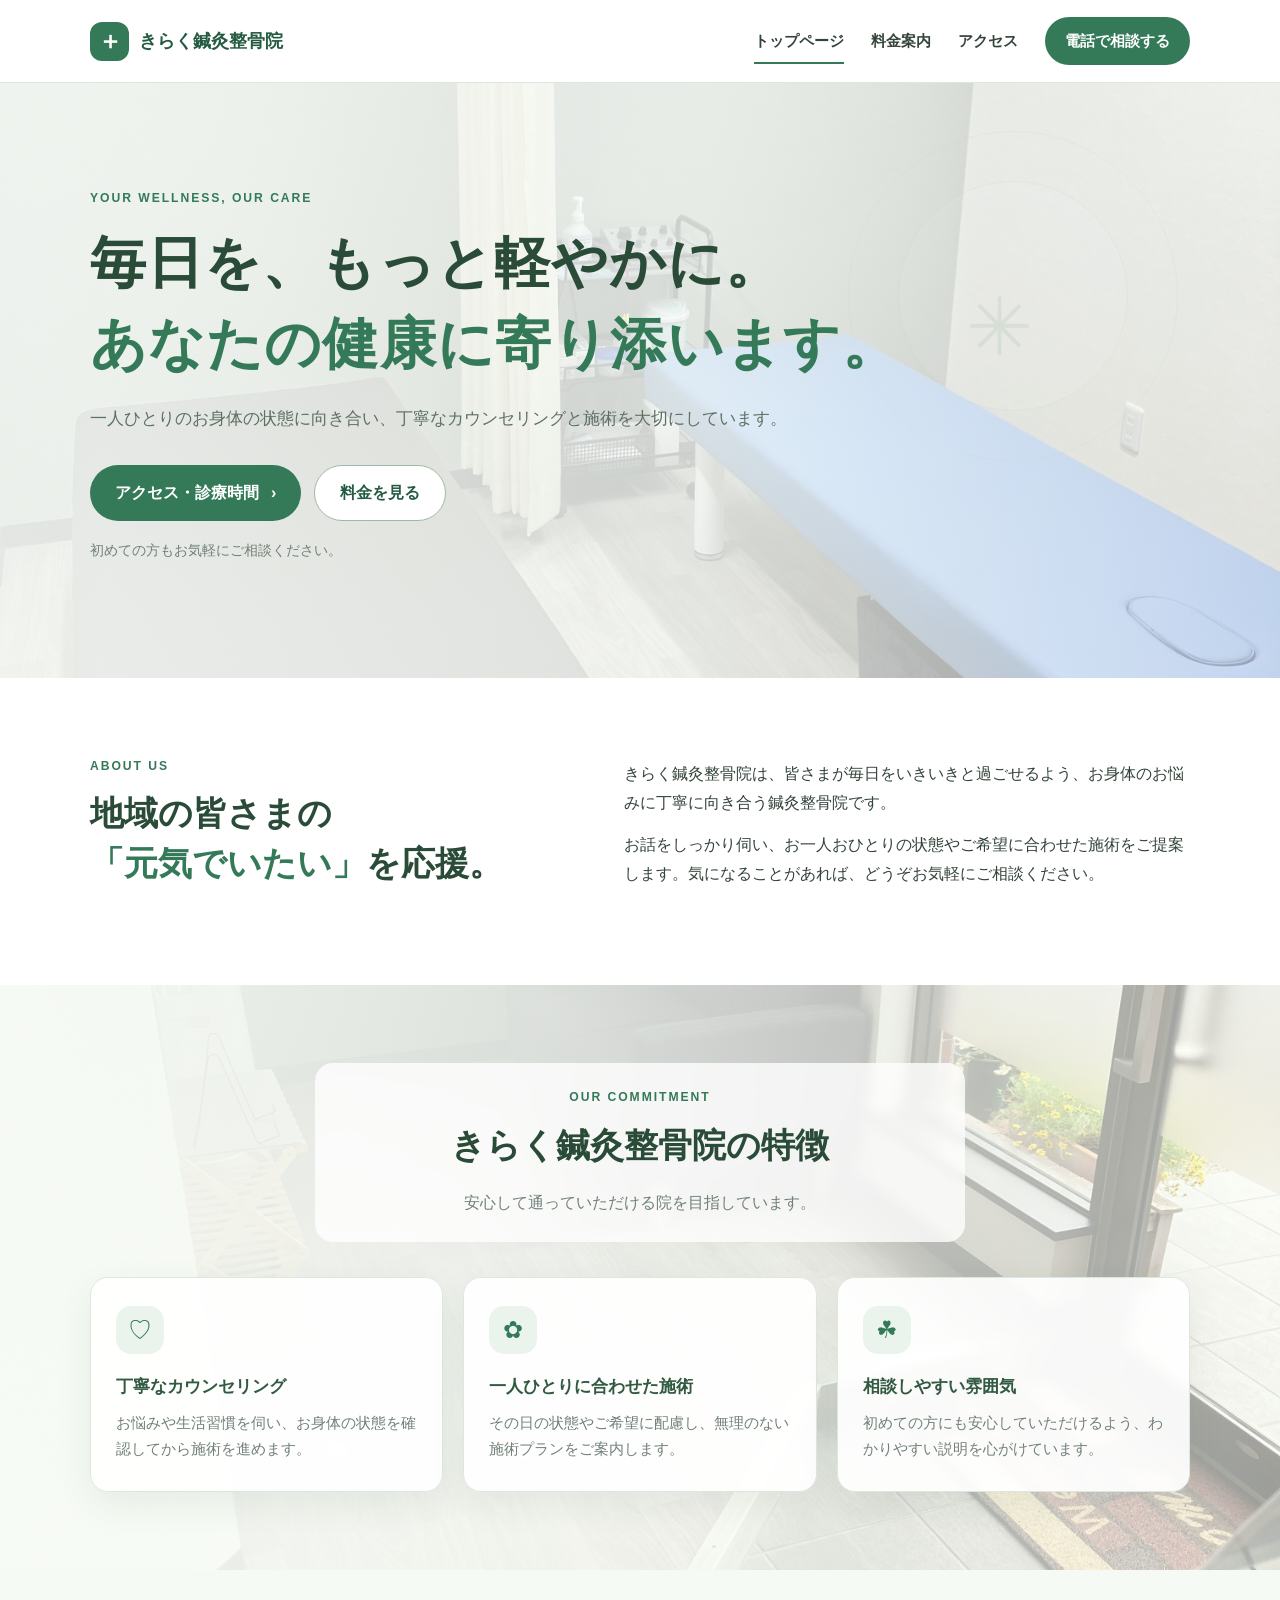
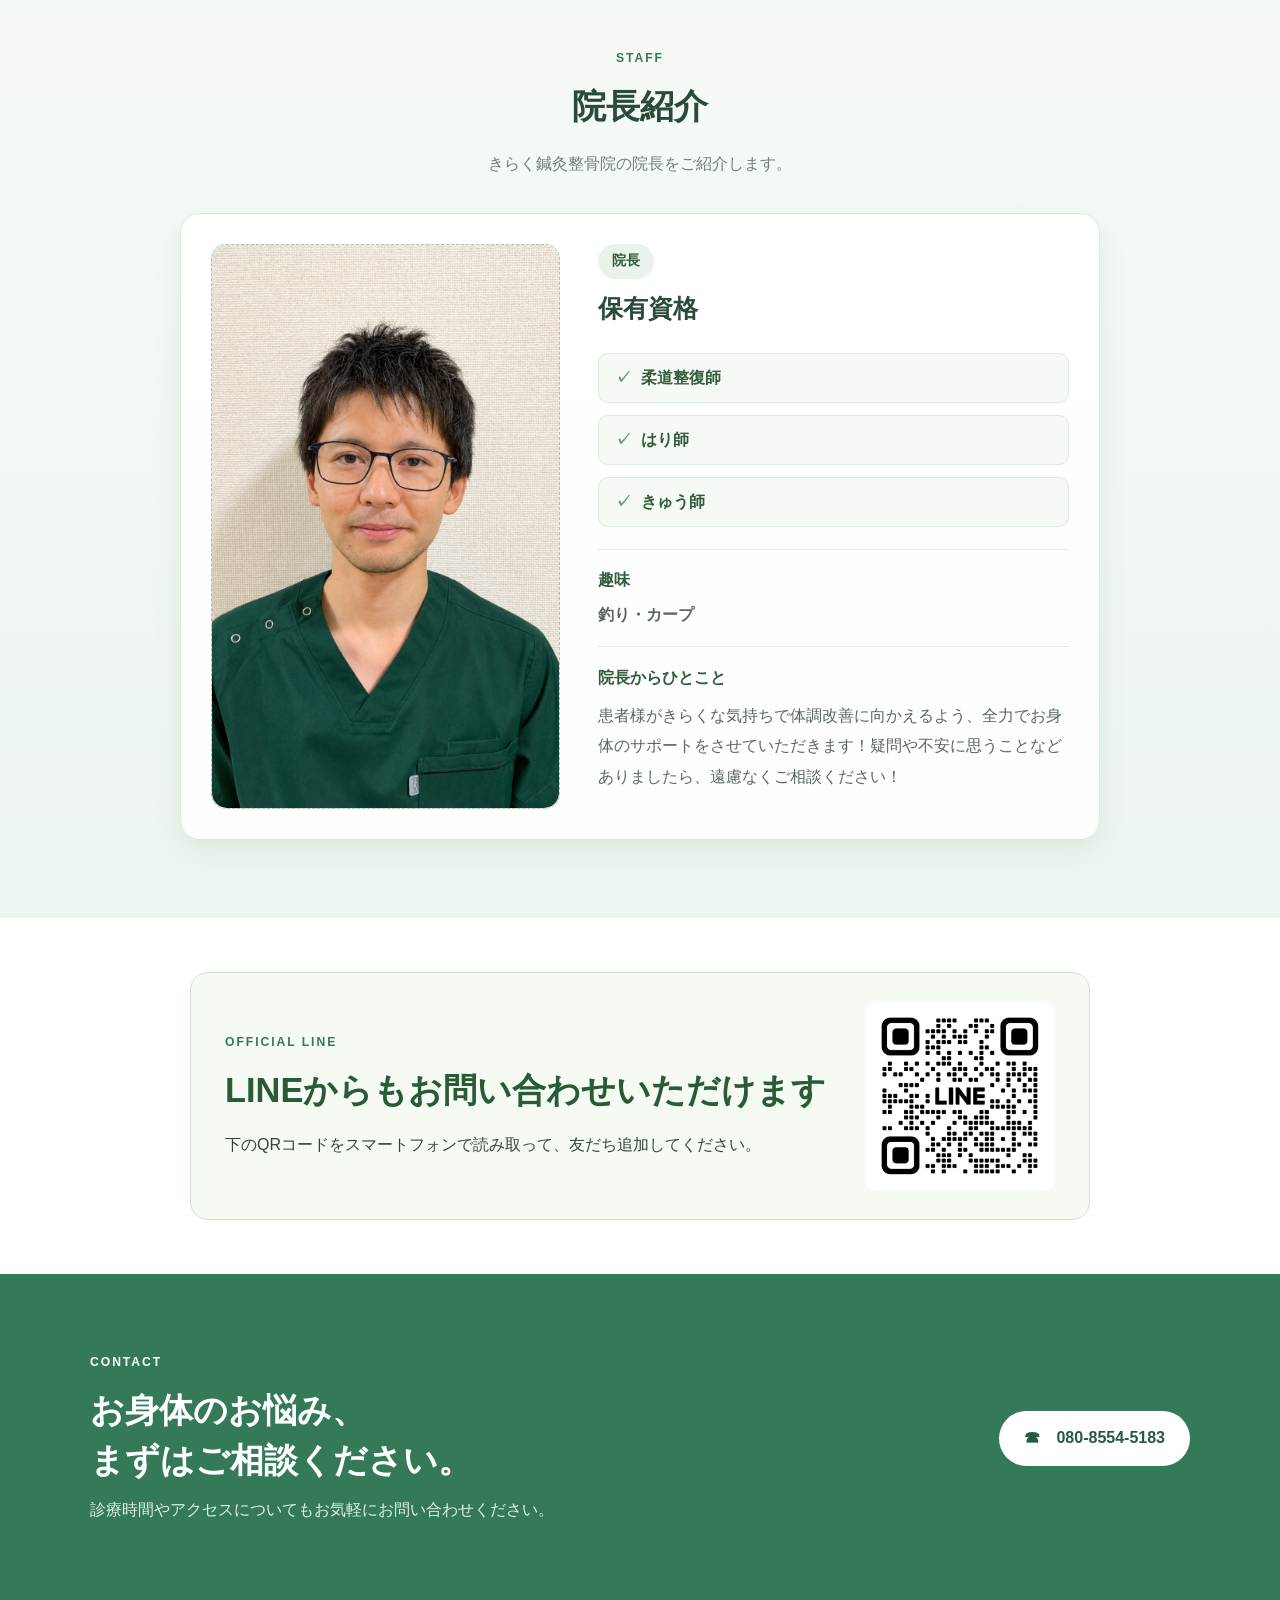
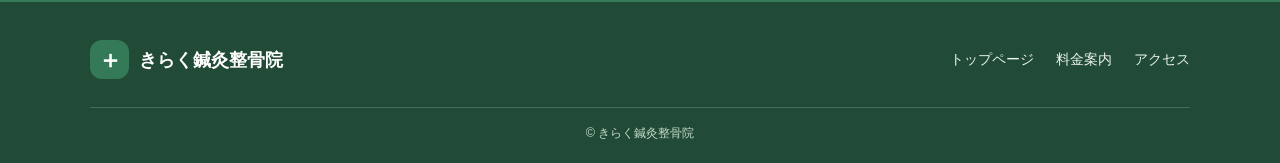
<file: index.html>
<!doctype html>
<html lang="ja">
<head>
  <meta charset="utf-8">
  <meta name="viewport" content="width=device-width, initial-scale=1">
  <meta name="description" content="きらく鍼灸整骨院。地域の皆さまの健やかな毎日をサポートします。">
  <title>きらく鍼灸整骨院｜地域に寄り添う鍼灸・整骨院</title>
  <link rel="stylesheet" href="style.css">
</head>
<body>
  <header class="site-header">
    <div class="container header-inner">
      <a class="logo" href="index.html"><span class="logo-mark">＋</span><span>きらく鍼灸整骨院</span></a>
      <button class="menu-toggle" aria-label="メニューを開く" aria-expanded="false" aria-controls="global-nav"><span></span><span></span><span></span></button>
      <nav id="global-nav" class="global-nav" aria-label="メインメニュー">
        <a class="active" href="index.html">トップページ</a><a href="price.html">料金案内</a><a href="access.html">アクセス</a>
        <a class="nav-cta" href="tel:08085545183">電話で相談する</a>
      </nav>
    </div>
  </header>

  <main>
    <section class="hero">
      <div class="container hero-content">
        <p class="eyebrow">YOUR WELLNESS, OUR CARE</p>
        <h1>毎日を、もっと軽やかに。<br><span>あなたの健康に寄り添います。</span></h1>
        <p class="hero-lead">一人ひとりのお身体の状態に向き合い、<br class="sp-only">丁寧なカウンセリングと施術を大切にしています。</p>
        <div class="hero-actions"><a class="button button-primary" href="access.html">アクセス・診療時間 <span>›</span></a><a class="button button-outline" href="price.html">料金を見る</a></div>
        <p class="hero-note">初めての方もお気軽にご相談ください。</p>
      </div>
      <div class="hero-decoration" aria-hidden="true"><div class="circle circle-one"></div><div class="circle circle-two"></div><div class="leaf">✳</div></div>
    </section>

    <section class="section intro-section">
      <div class="container intro-grid">
        <div><p class="section-label">ABOUT US</p><h2>地域の皆さまの<br><span class="green-text">「元気でいたい」</span>を応援。</h2></div>
        <div class="intro-copy"><p>きらく鍼灸整骨院は、皆さまが毎日をいきいきと過ごせるよう、お身体のお悩みに丁寧に向き合う鍼灸整骨院です。</p><p>お話をしっかり伺い、お一人おひとりの状態やご希望に合わせた施術をご提案します。気になることがあれば、どうぞお気軽にご相談ください。</p></div>
      </div>
    </section>

    <section class="section features-section">
      <div class="container">
        <div class="section-heading"><p class="section-label">OUR COMMITMENT</p><h2>きらく鍼灸整骨院の特徴</h2><p>安心して通っていただける院を目指しています。</p></div>
        <div class="feature-grid">
          <article class="feature-card"><div class="feature-icon">♡</div><h3>丁寧なカウンセリング</h3><p>お悩みや生活習慣を伺い、お身体の状態を確認してから施術を進めます。</p></article>
          <article class="feature-card"><div class="feature-icon">✿</div><h3>一人ひとりに合わせた施術</h3><p>その日の状態やご希望に配慮し、無理のない施術プランをご案内します。</p></article>
          <article class="feature-card"><div class="feature-icon">☘</div><h3>相談しやすい雰囲気</h3><p>初めての方にも安心していただけるよう、わかりやすい説明を心がけています。</p></article>
        </div>
      </div>
    </section>


    
    <section class="section staff-section">
      <div class="container">
        <div class="section-heading">
          <p class="section-label">STAFF</p>
          <h2>院長紹介</h2>
          <p>きらく鍼灸整骨院の院長をご紹介します。</p>
        </div>
        <article class="staff-profile">
          <div class="staff-photo">
            <img src="./owner-photo.png" alt="きらく鍼灸整骨院 院長" loading="eager" decoding="async">
          </div>
          <div class="staff-details">
            <p class="staff-role">院長</p>
            <h3>保有資格</h3>
            <ul class="staff-qualifications">
              <li>柔道整復師</li>
              <li>はり師</li>
              <li>きゅう師</li>
            </ul>
            <div class="staff-hobby">
              <h4>趣味</h4>
              <p>釣り・カープ</p>
            </div>
            <div class="staff-message">
              <h4>院長からひとこと</h4>
              <p>患者様がきらくな気持ちで体調改善に向かえるよう、全力でお身体のサポートをさせていただきます！疑問や不安に思うことなどありましたら、遠慮なくご相談ください！</p>
            </div>
          </div>
        </article>
      </div>
    </section>

    <section class="section line-section">
      <div class="container line-panel">
        <div><p class="section-label">OFFICIAL LINE</p><h2>LINEからもお問い合わせいただけます</h2><p>下のQRコードをスマートフォンで読み取って、友だち追加してください。</p></div>
        <img class="line-qr" src="./line-qr.png" alt="きらく鍼灸整骨院 公式LINEの友だち追加QRコード">
      </div>
    </section>
    <section class="section cta-section"><div class="container cta-inner"><div><p class="section-label">CONTACT</p><h2>お身体のお悩み、<br>まずはご相談ください。</h2><p>診療時間やアクセスについてもお気軽にお問い合わせください。</p></div><a class="button button-white" href="tel:08085545183">☎　080-8554-5183</a></div></section>
  </main>

  <footer class="site-footer"><div class="container footer-inner"><a class="logo footer-logo" href="index.html"><span class="logo-mark">＋</span><span>きらく鍼灸整骨院</span></a><nav class="footer-nav"><a href="index.html">トップページ</a><a href="price.html">料金案内</a><a href="access.html">アクセス</a></nav></div><div class="container copyright">© きらく鍼灸整骨院</div></footer>
  <script src="script.js"></script>
</body>
</html>
</file>
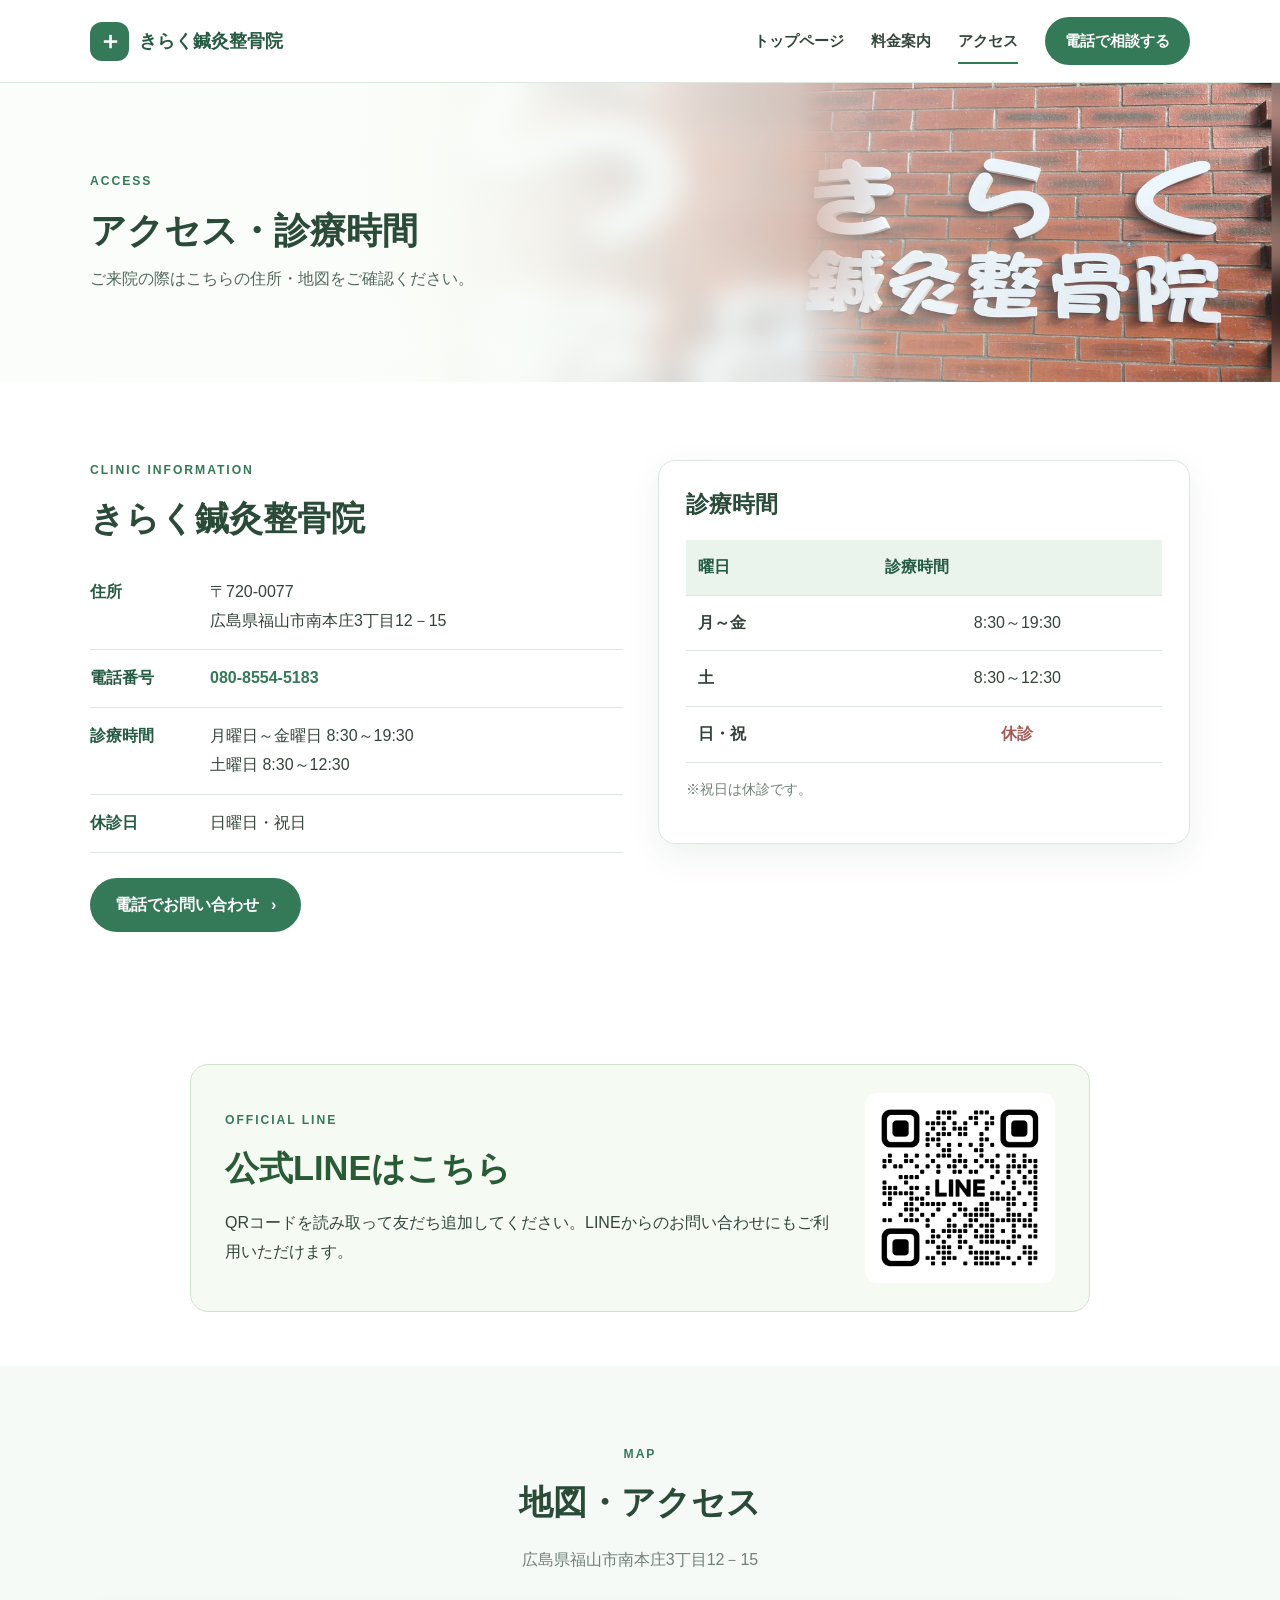
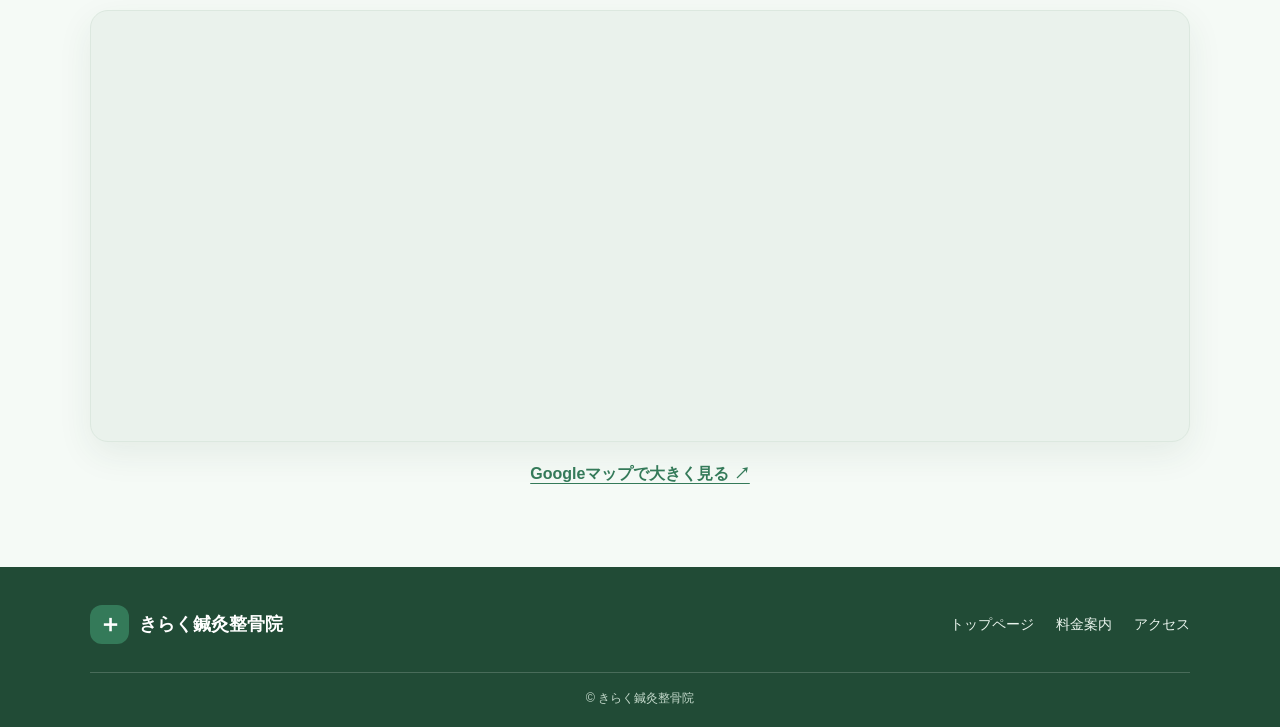
<file: access.html>
<!doctype html>
<html lang="ja">
<head>
  <meta charset="utf-8">
  <meta name="viewport" content="width=device-width, initial-scale=1">
  <meta name="description" content="きらく鍼灸整骨院へのアクセス・診療時間。広島県福山市南本庄3丁目12-15。">
  <title>アクセス・診療時間｜きらく鍼灸整骨院</title>
  <link rel="stylesheet" href="style.css">
</head>
<body>
<header class="site-header"><div class="container header-inner">
  <a class="logo" href="index.html"><span class="logo-mark">＋</span><span>きらく鍼灸整骨院</span></a>
  <button class="menu-toggle" aria-label="メニューを開く" aria-expanded="false" aria-controls="global-nav"><span></span><span></span><span></span></button>
  <nav id="global-nav" class="global-nav" aria-label="メインメニュー"><a href="index.html">トップページ</a><a href="price.html">料金案内</a><a class="active" href="access.html">アクセス</a><a class="nav-cta" href="tel:08085545183">電話で相談する</a></nav>
</div></header>
<main>
  <section class="page-hero access-page-hero"><div class="container"><p class="section-label">ACCESS</p><h1>アクセス・診療時間</h1><p>ご来院の際はこちらの住所・地図をご確認ください。</p></div></section>
  <section class="section"><div class="container access-grid">
    <div class="access-info"><p class="section-label">CLINIC INFORMATION</p><h2>きらく鍼灸整骨院</h2>
      <dl class="info-list">
        <div><dt>住所</dt><dd>〒720-0077<br>広島県福山市南本庄3丁目12－15</dd></div>
        <div><dt>電話番号</dt><dd><a href="tel:08085545183">080-8554-5183</a></dd></div>
        <div><dt>診療時間</dt><dd>月曜日～金曜日 8:30～19:30<br>土曜日 8:30～12:30</dd></div>
        <div><dt>休診日</dt><dd>日曜日・祝日</dd></div>
      </dl>
      <a class="button button-primary" href="tel:08085545183">電話でお問い合わせ <span>›</span></a>
    </div>
    <div class="hours-card"><h2>診療時間</h2>
      <div class="table-scroll"><table class="hours-table"><thead><tr><th>曜日</th><th>診療時間</th></tr></thead><tbody>
        <tr><th>月～金</th><td>8:30～19:30</td></tr>
        <tr><th>土</th><td>8:30～12:30</td></tr>
        <tr><th>日・祝</th><td class="closed">休診</td></tr>
      </tbody></table></div>
      <p class="price-footnote">※祝日は休診です。</p>
    </div>
  </div></section>

  
  <section class="section line-section">
    <div class="container line-panel">
      <div><p class="section-label">OFFICIAL LINE</p><h2>公式LINEはこちら</h2><p>QRコードを読み取って友だち追加してください。LINEからのお問い合わせにもご利用いただけます。</p></div>
      <img class="line-qr" src="./line-qr.png" alt="きらく鍼灸整骨院 公式LINEの友だち追加QRコード">
    </div>
  </section>
  <section class="section map-section"><div class="container"><div class="section-heading"><p class="section-label">MAP</p><h2>地図・アクセス</h2><p>広島県福山市南本庄3丁目12－15</p></div>
    <div class="map-frame"><iframe title="きらく鍼灸整骨院 周辺地図" src="https://www.google.com/maps?q=%E5%BA%83%E5%B3%B6%E7%9C%8C%E7%A6%8F%E5%B1%B1%E5%B8%82%E5%8D%97%E6%9C%AC%E5%BA%843%E4%B8%81%E7%9B%AE12-15&output=embed" loading="lazy" referrerpolicy="no-referrer-when-downgrade" allowfullscreen></iframe></div>
    <div class="map-link-wrap"><a class="text-link" href="https://www.google.com/maps/search/?api=1&query=%E5%BA%83%E5%B3%B6%E7%9C%8C%E7%A6%8F%E5%B1%B1%E5%B8%82%E5%8D%97%E6%9C%AC%E5%BA%843%E4%B8%81%E7%9B%AE12-15" target="_blank" rel="noopener">Googleマップで大きく見る ↗</a></div>
  </div></section>
</main>
<footer class="site-footer"><div class="container footer-inner"><a class="logo footer-logo" href="index.html"><span class="logo-mark">＋</span><span>きらく鍼灸整骨院</span></a><nav class="footer-nav"><a href="index.html">トップページ</a><a href="price.html">料金案内</a><a href="access.html">アクセス</a></nav></div><div class="container copyright">© きらく鍼灸整骨院</div></footer>
<script src="script.js"></script>
</body></html>
</file>
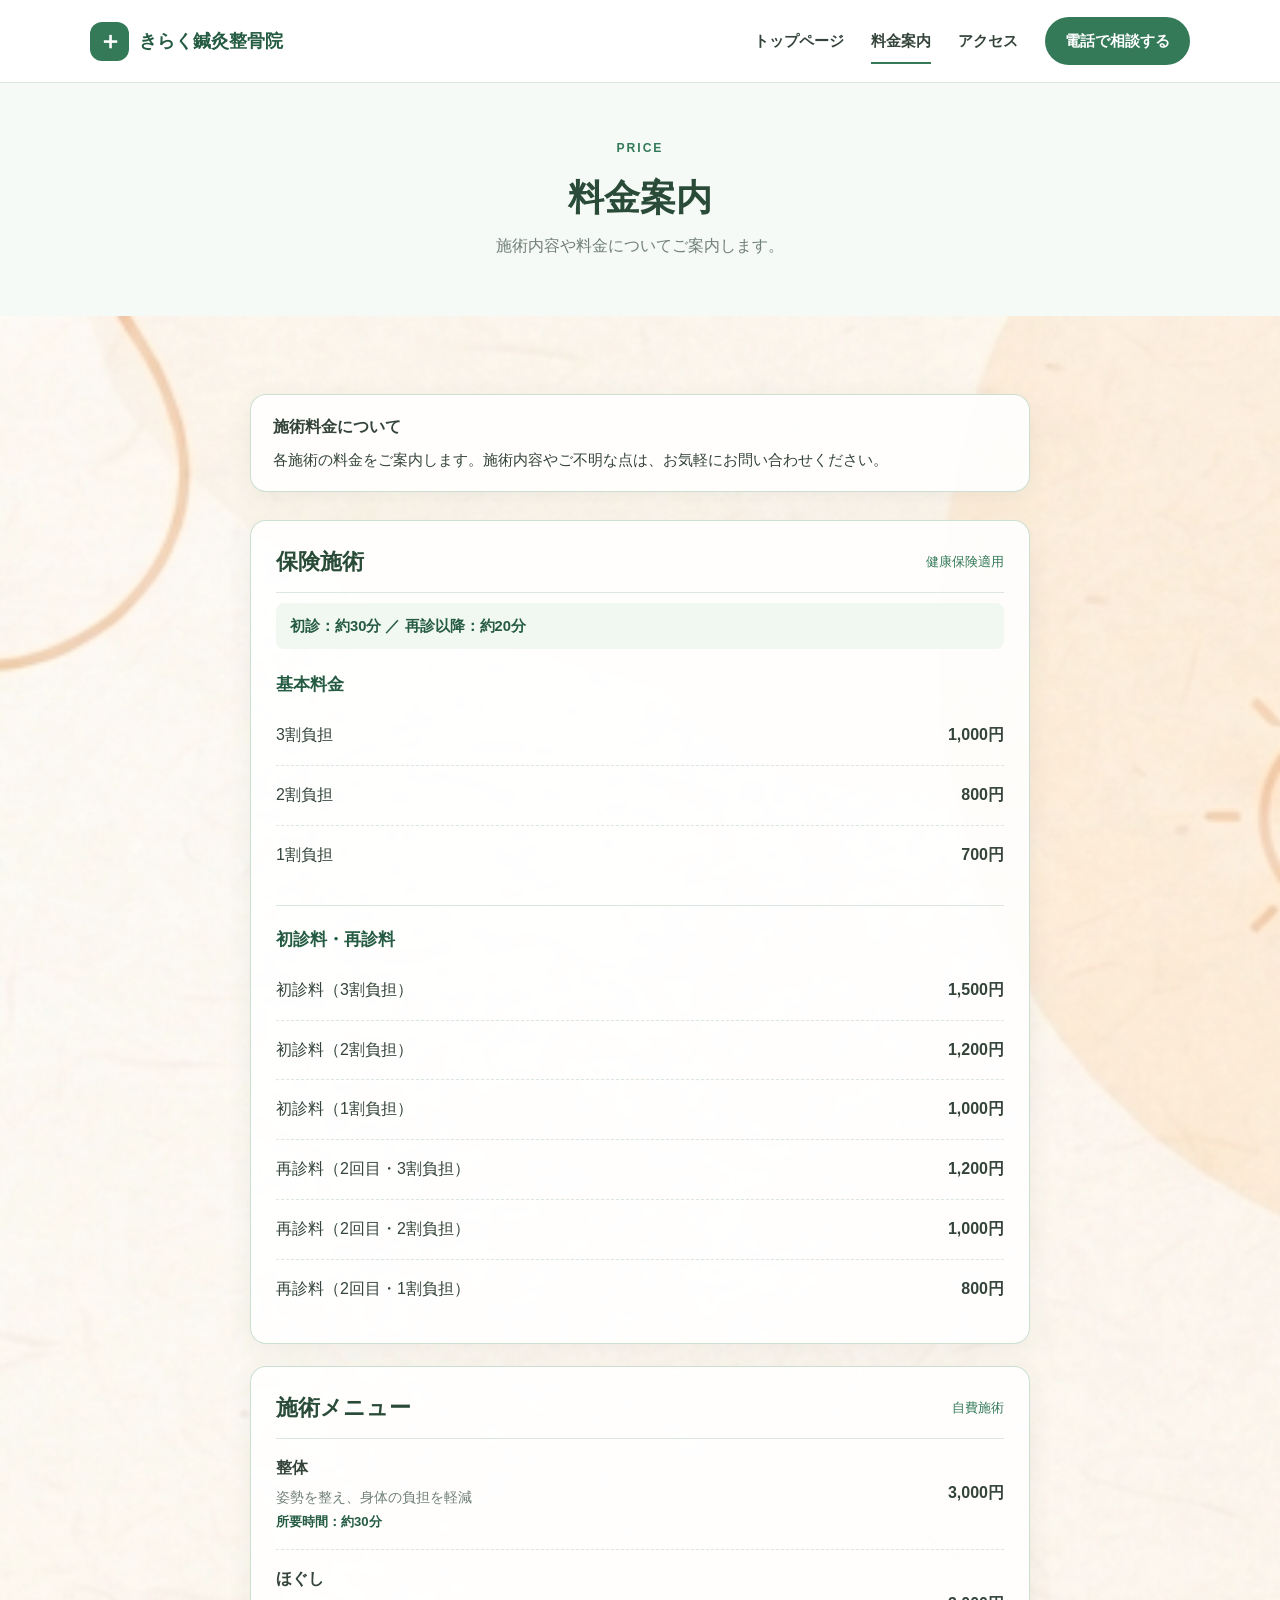
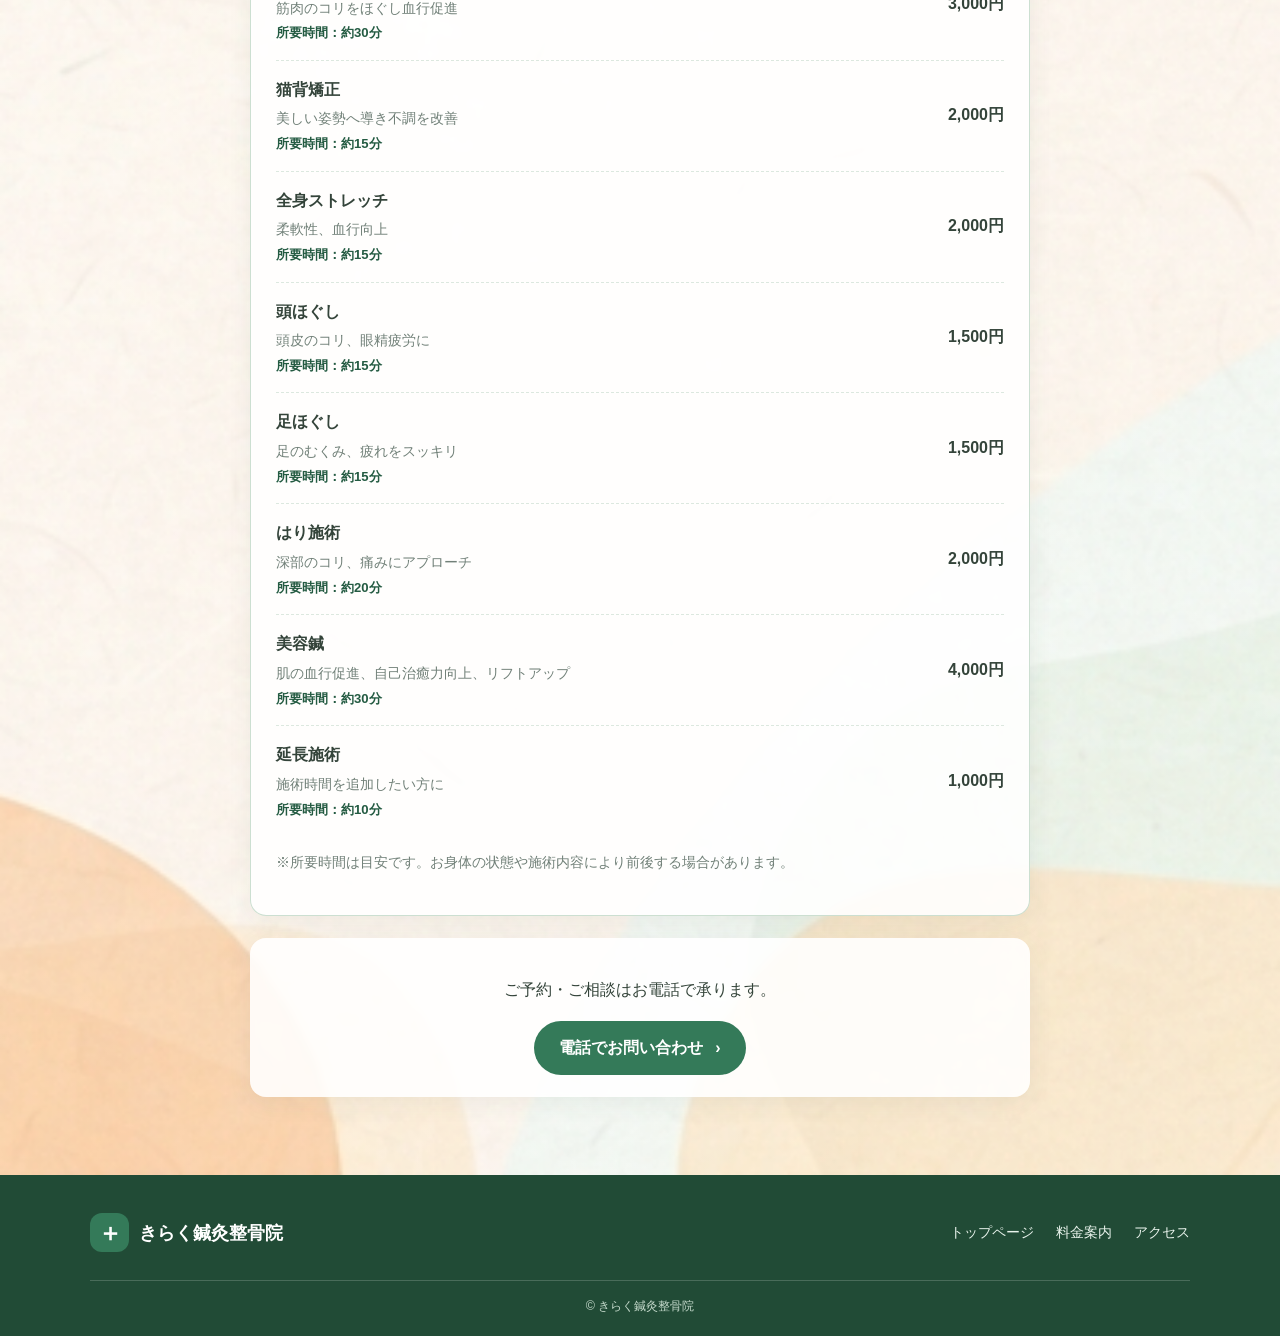
<file: price.html>
<!doctype html>
<html lang="ja">
<head><meta charset="utf-8"><meta name="viewport" content="width=device-width, initial-scale=1"><meta name="description" content="きらく鍼灸整骨院の施術メニュー・料金案内。"><title>料金案内｜きらく鍼灸整骨院</title><link rel="stylesheet" href="style.css"></head>
<body>
<header class="site-header"><div class="container header-inner"><a class="logo" href="index.html"><span class="logo-mark">＋</span><span>きらく鍼灸整骨院</span></a><button class="menu-toggle" aria-label="メニューを開く" aria-expanded="false" aria-controls="global-nav"><span></span><span></span><span></span></button><nav id="global-nav" class="global-nav" aria-label="メインメニュー"><a href="index.html">トップページ</a><a class="active" href="price.html">料金案内</a><a href="access.html">アクセス</a><a class="nav-cta" href="tel:08085545183">電話で相談する</a></nav></div></header>
<main>
  <section class="page-hero"><div class="container"><p class="section-label">PRICE</p><h1>料金案内</h1><p>施術内容や料金についてご案内します。</p></div></section>
  <section class="section price-details-section"><div class="container narrow-container">
    <div class="notice"><strong>施術料金について</strong><p>各施術の料金をご案内します。施術内容やご不明な点は、お気軽にお問い合わせください。</p></div>
    <div class="price-block">
      <div class="price-block-heading"><h2>保険施術</h2><span>健康保険適用</span></div>
      <p class="treatment-time-note">初診：約30分 ／ 再診以降：約20分</p>
      <div class="price-subsection">
        <h3>基本料金</h3>
        <div class="price-row"><span>3割負担</span><strong>1,000円</strong></div>
        <div class="price-row"><span>2割負担</span><strong>800円</strong></div>
        <div class="price-row"><span>1割負担</span><strong>700円</strong></div>
      </div>
      <div class="price-subsection">
        <h3>初診料・再診料</h3>
        <div class="price-row"><span>初診料（3割負担）</span><strong>1,500円</strong></div>
        <div class="price-row"><span>初診料（2割負担）</span><strong>1,200円</strong></div>
        <div class="price-row"><span>初診料（1割負担）</span><strong>1,000円</strong></div>
        <div class="price-row"><span>再診料（2回目・3割負担）</span><strong>1,200円</strong></div>
        <div class="price-row"><span>再診料（2回目・2割負担）</span><strong>1,000円</strong></div>
        <div class="price-row"><span>再診料（2回目・1割負担）</span><strong>800円</strong></div>
      </div>
    </div>
    <div class="price-block"><div class="price-block-heading"><h2>施術メニュー</h2><span>自費施術</span></div>
      <div class="price-row menu-price-row"><div class="menu-price-info"><span class="menu-name">整体</span><p class="menu-description">姿勢を整え、身体の負担を軽減</p><p class="menu-duration">所要時間：約30分</p></div><strong>3,000円</strong></div>
      <div class="price-row menu-price-row"><div class="menu-price-info"><span class="menu-name">ほぐし</span><p class="menu-description">筋肉のコリをほぐし血行促進</p><p class="menu-duration">所要時間：約30分</p></div><strong>3,000円</strong></div>
      <div class="price-row menu-price-row"><div class="menu-price-info"><span class="menu-name">猫背矯正</span><p class="menu-description">美しい姿勢へ導き不調を改善</p><p class="menu-duration">所要時間：約15分</p></div><strong>2,000円</strong></div>
      <div class="price-row menu-price-row"><div class="menu-price-info"><span class="menu-name">全身ストレッチ</span><p class="menu-description">柔軟性、血行向上</p><p class="menu-duration">所要時間：約15分</p></div><strong>2,000円</strong></div>
      <div class="price-row menu-price-row"><div class="menu-price-info"><span class="menu-name">頭ほぐし</span><p class="menu-description">頭皮のコリ、眼精疲労に</p><p class="menu-duration">所要時間：約15分</p></div><strong>1,500円</strong></div>
      <div class="price-row menu-price-row"><div class="menu-price-info"><span class="menu-name">足ほぐし</span><p class="menu-description">足のむくみ、疲れをスッキリ</p><p class="menu-duration">所要時間：約15分</p></div><strong>1,500円</strong></div>
      <div class="price-row menu-price-row"><div class="menu-price-info"><span class="menu-name">はり施術</span><p class="menu-description">深部のコリ、痛みにアプローチ</p><p class="menu-duration">所要時間：約20分</p></div><strong>2,000円</strong></div>
      <div class="price-row menu-price-row"><div class="menu-price-info"><span class="menu-name">美容鍼</span><p class="menu-description">肌の血行促進、自己治癒力向上、リフトアップ</p><p class="menu-duration">所要時間：約30分</p></div><strong>4,000円</strong></div>
      <div class="price-row menu-price-row"><div class="menu-price-info"><span class="menu-name">延長施術</span><p class="menu-description">施術時間を追加したい方に</p><p class="menu-duration">所要時間：約10分</p></div><strong>1,000円</strong></div>
      <p class="price-footnote">※所要時間は目安です。お身体の状態や施術内容により前後する場合があります。</p>
    </div>
    <div class="center-action"><p>ご予約・ご相談はお電話で承ります。</p><a class="button button-primary" href="tel:08085545183">電話でお問い合わせ <span>›</span></a></div>
  </div></section>
</main>
<footer class="site-footer"><div class="container footer-inner"><a class="logo footer-logo" href="index.html"><span class="logo-mark">＋</span><span>きらく鍼灸整骨院</span></a><nav class="footer-nav"><a href="index.html">トップページ</a><a href="price.html">料金案内</a><a href="access.html">アクセス</a></nav></div><div class="container copyright">© きらく鍼灸整骨院</div></footer><script src="script.js"></script>
</body></html>
</file>
<file: style.css>
@charset "UTF-8";
:root{--green:#347a59;--green-dark:#245b42;--green-light:#eaf4ed;--mint:#f5faf6;--text:#34443a;--muted:#718078;--line:#dce8df;--white:#fff;--shadow:0 12px 35px rgba(34,76,52,.08)}
*{box-sizing:border-box}html{scroll-behavior:smooth}body{margin:0;color:var(--text);font-family:"Noto Sans JP","Hiragino Kaku Gothic ProN",Meiryo,sans-serif;line-height:1.8;background:#fff}a{color:inherit;text-decoration:none}a:hover{color:var(--green)}.container{width:min(1100px,calc(100% - 40px));margin-inline:auto}.site-header{position:sticky;top:0;z-index:20;background:rgba(255,255,255,.96);border-bottom:1px solid var(--line);backdrop-filter:blur(12px)}.header-inner{min-height:82px;display:flex;align-items:center;justify-content:space-between;gap:24px}.logo{display:flex;align-items:center;gap:10px;font-weight:800;color:var(--green-dark);font-size:1.12rem;line-height:1.35}.logo small{display:block;font-size:.58rem;letter-spacing:.06em;color:var(--muted);font-weight:500}.logo-mark{display:grid;place-items:center;width:39px;height:39px;border-radius:12px;background:var(--green);color:#fff;font-size:1.5rem}.global-nav{display:flex;align-items:center;gap:27px;font-size:.91rem;font-weight:600}.global-nav>a:not(.nav-cta){padding:28px 0;position:relative}.global-nav>a.active:not(.nav-cta):after{content:"";position:absolute;bottom:18px;left:0;right:0;height:2px;background:var(--green)}.nav-cta,.button{display:inline-flex;align-items:center;justify-content:center;gap:12px;border-radius:999px;font-weight:700;transition:.2s}.nav-cta{background:var(--green);color:#fff;padding:11px 20px}.nav-cta:hover,.button-primary:hover{background:var(--green-dark);color:#fff}.menu-toggle{display:none}.hero{position:relative;overflow:hidden;background:linear-gradient(90deg,rgba(247,251,247,.91) 0%,rgba(247,251,247,.82) 55%,rgba(247,251,247,.58) 100%),url('./treatment-room.jpeg') center 48%/cover no-repeat;padding:105px 0 100px}.hero-content{position:relative;z-index:2}.eyebrow,.section-label{margin:0 0 12px;color:var(--green);font-size:.76rem;font-weight:800;letter-spacing:.16em}.hero h1{font-size:clamp(2rem,5vw,3.5rem);line-height:1.45;letter-spacing:.02em;margin:0 0 20px;color:#294b37}.hero h1 span{color:var(--green)}.hero-lead{font-size:1.05rem;color:#5d7064}.hero-actions{display:flex;gap:13px;flex-wrap:wrap;margin-top:30px}.button{padding:13px 25px;min-height:50px}.button-primary{background:var(--green);color:#fff}.button-outline{border:1px solid #9cbaa6;color:var(--green-dark);background:#fff}.button-white{background:#fff;color:var(--green-dark)}.hero-note{font-size:.85rem;color:var(--muted);margin-top:18px}.hero-decoration{position:absolute;right:8%;top:8%;width:390px;height:390px;opacity:.55}.circle{position:absolute;border-radius:50%;border:1px solid #b7d4c0}.circle-one{width:330px;height:330px;right:0;top:0}.circle-two{width:230px;height:230px;right:50px;top:50px;background:rgba(255,255,255,.35)}.leaf{position:absolute;right:145px;top:125px;color:#8db89a;font-size:5rem}.section{padding:78px 0}.intro-grid{display:grid;grid-template-columns:.9fr 1.1fr;gap:70px;align-items:center}.section h2,.page-hero h1{color:#294b37;line-height:1.45}.section h2{font-size:clamp(1.55rem,3vw,2.15rem);margin:0 0 18px}.green-text{color:var(--green)}.intro-copy p{margin:0 0 14px}.section-heading{text-align:center;margin:0 auto 35px;max-width:650px}.section-heading>p:last-child{color:var(--muted);margin:0}.features-section{background:var(--mint)}.feature-grid{display:grid;grid-template-columns:repeat(3,1fr);gap:20px}.feature-card{background:#fff;border:1px solid var(--line);border-radius:18px;padding:28px 25px;box-shadow:var(--shadow)}.feature-icon{width:48px;height:48px;display:grid;place-items:center;border-radius:15px;background:var(--green-light);color:var(--green);font-size:1.5rem}.feature-card h3{font-size:1.08rem;margin:17px 0 8px;color:#315a40}.feature-card p{font-size:.92rem;color:var(--muted);margin:0}.cta-section{background:var(--green);color:#fff}.cta-inner{display:flex;justify-content:space-between;align-items:center;gap:30px}.cta-inner .section-label,.cta-inner h2{color:#fff}.cta-inner h2{margin:0 0 10px}.cta-inner p:last-child{margin:0;color:#e2f0e6}.page-hero{padding:55px 0;background:var(--mint);text-align:center}.page-hero h1{font-size:2.25rem;margin:0 0 8px}.page-hero p:last-child{margin:0;color:var(--muted)}.narrow-container{max-width:780px}.notice{padding:18px 22px;border-radius:12px;background:#f2f8f3;border:1px solid var(--line);margin-bottom:28px}.notice p{margin:5px 0 0;font-size:.92rem}.price-block{border:1px solid var(--line);border-radius:16px;padding:25px;margin:22px 0}.price-block-heading{display:flex;justify-content:space-between;align-items:center;gap:15px;border-bottom:1px solid var(--line);padding-bottom:14px}.price-block-heading h2{margin:0;font-size:1.35rem}.price-block-heading span{font-size:.83rem;color:var(--green)}.price-row{display:flex;justify-content:space-between;gap:20px;padding:15px 0;border-bottom:1px dashed var(--line)}.price-row:last-of-type{border-bottom:0}.price-row strong{text-align:right}.price-row small,.muted,.price-footnote{color:var(--muted);font-size:.88rem}.center-action{text-align:center;padding-top:25px}.access-grid{display:grid;grid-template-columns:1fr 1fr;gap:35px;align-items:start}.access-info h2{margin:0 0 20px}.info-list{margin:0 0 25px}.info-list>div{display:grid;grid-template-columns:105px 1fr;gap:15px;padding:14px 0;border-bottom:1px solid var(--line)}.info-list dt{font-weight:700;color:var(--green-dark)}.info-list dd{margin:0}.info-list dd a{color:var(--green);font-weight:700}.hours-card{padding:27px;border:1px solid var(--line);border-radius:17px;box-shadow:var(--shadow)}.hours-card h2{margin:0 0 18px;font-size:1.45rem}.table-scroll{overflow-x:auto}.hours-table{width:100%;border-collapse:collapse;text-align:left}.hours-table th,.hours-table td{padding:13px 12px;border-bottom:1px solid var(--line)}.hours-table thead th{background:var(--green-light);color:var(--green-dark)}.hours-table tbody th{font-weight:700}.hours-table td{text-align:center}.hours-table .closed{color:#a35c54;font-weight:700}.map-section{background:var(--mint)}.map-frame{overflow:hidden;border-radius:18px;border:1px solid var(--line);box-shadow:var(--shadow);background:#eaf2ec}.map-frame iframe{display:block;width:100%;height:430px;border:0}.map-link-wrap{text-align:center;margin-top:18px}.text-link{color:var(--green);font-weight:700;text-decoration:underline;text-underline-offset:4px}.site-footer{background:#214b36;color:#e9f3ec;padding:38px 0 18px}.footer-inner{display:flex;justify-content:space-between;align-items:center;gap:25px}.footer-logo{color:#fff}.footer-logo small{color:#c3d8ca}.footer-nav{display:flex;gap:22px;font-size:.88rem}.copyright{border-top:1px solid rgba(255,255,255,.18);margin-top:28px;padding-top:14px;text-align:center;font-size:.78rem;color:#c3d8ca}.sp-only{display:none}
@media(max-width:760px){.container{width:min(100% - 32px,600px)}.header-inner{min-height:70px}.menu-toggle{display:flex;width:42px;height:42px;border:1px solid var(--line);border-radius:10px;background:#fff;flex-direction:column;justify-content:center;align-items:center;gap:5px}.menu-toggle span{display:block;width:19px;height:2px;background:var(--green-dark)}.global-nav{display:none;position:absolute;top:69px;left:0;right:0;background:#fff;padding:12px 22px 22px;border-bottom:1px solid var(--line);box-shadow:var(--shadow);flex-direction:column;align-items:stretch;gap:0}.global-nav.open{display:flex}.global-nav>a:not(.nav-cta){padding:12px 4px}.global-nav>a.active:not(.nav-cta):after{display:none}.nav-cta{margin-top:8px;text-align:center}.hero{padding:75px 0 70px}.hero-decoration{right:-190px;top:20px;opacity:.3}.hero h1{font-size:2rem}.hero-lead{font-size:.95rem}.section{padding:58px 0}.intro-grid,.access-grid{grid-template-columns:1fr;gap:25px}.feature-grid{grid-template-columns:1fr;gap:14px}.feature-card{padding:22px}.cta-inner{align-items:flex-start;flex-direction:column}.page-hero{padding:42px 0}.page-hero h1{font-size:1.8rem}.price-block{padding:20px 16px}.price-row{align-items:flex-start;flex-direction:column;gap:4px}.price-row strong{text-align:left}.info-list>div{grid-template-columns:88px 1fr;gap:10px}.hours-card{padding:21px 15px}.hours-table th,.hours-table td{padding:11px 9px}.map-frame iframe{height:330px}.footer-inner{align-items:flex-start;flex-direction:column}.footer-nav{flex-wrap:wrap;gap:15px}.sp-only{display:block}}


/* Real clinic photos and official LINE QR panels */
.clinic-gallery { background: #f7faf6; }
.clinic-photo-grid { display: grid; grid-template-columns: repeat(3, minmax(0, 1fr)); gap: 22px; margin-top: 30px; }
.clinic-photo-grid figure { margin: 0; overflow: hidden; border-radius: 16px; background: #fff; box-shadow: 0 8px 24px rgba(34, 75, 44, .09); }
.clinic-photo-grid img { display: block; width: 100%; height: 300px; object-fit: cover; }
.clinic-photo-grid figure:first-child img { object-position: center; }
.clinic-photo-grid figcaption { padding: 13px 16px; color: #315b3b; font-weight: 700; text-align: center; }
.line-section { padding-top: 54px; padding-bottom: 54px; }
.line-panel { display: flex; align-items: center; justify-content: space-between; gap: 28px; max-width: 900px; margin: 0 auto; padding: 28px 34px; border: 1px solid #cfe2ce; border-radius: 18px; background: #f5fbf3; }
.line-panel h2 { margin: 6px 0 10px; color: #285b36; }
.line-panel p:last-child { margin-bottom: 0; line-height: 1.8; }
.line-qr { display: block; width: 190px; height: 190px; flex: 0 0 190px; object-fit: contain; padding: 8px; border-radius: 12px; background: #fff; }
@media (max-width: 700px) {
  .clinic-photo-grid { grid-template-columns: 1fr; gap: 16px; }
  .clinic-photo-grid img { height: auto; max-height: 420px; object-fit: cover; }
  .line-panel { flex-direction: column; text-align: center; padding: 24px 18px; }
  .line-qr { width: 180px; height: 180px; flex-basis: 180px; }
}

/* Keep the hero text clear over the real treatment-room photograph. */
.hero-decoration { opacity: .16; }
@media (max-width: 700px) {
  .hero { background-position: 58% center; padding: 76px 0 72px; }
}


/* Photo-backed section headers: clinic sign and waiting room */
.access-page-hero {
  position: relative;
  isolation: isolate;
  overflow: hidden;
  text-align: left;
  background: linear-gradient(90deg, rgba(250,253,249,.98) 0%, rgba(250,253,249,.94) 34%, rgba(250,253,249,.58) 58%, rgba(250,253,249,.10) 100%), url('./clinic-sign-banner.jpeg') center / 100% 100% no-repeat;
  padding: 88px 0;
}
.access-page-hero .container { position: relative; z-index: 1; }
.access-page-hero h1 { max-width: 560px; }
.access-page-hero p:last-child { max-width: 520px; color: #53675a; }
.features-section {
  position: relative;
  isolation: isolate;
  background: linear-gradient(90deg, rgba(248,252,247,.96) 0%, rgba(248,252,247,.88) 42%, rgba(248,252,247,.62) 100%), url('./waiting-room.jpeg') center 52% / cover no-repeat;
}
.features-section .section-heading {
  padding: 24px 28px;
  border-radius: 18px;
  background: rgba(255,255,255,.78);
  backdrop-filter: blur(5px);
}
.features-section .feature-card {
  background: rgba(255,255,255,.91);
  backdrop-filter: blur(4px);
}
@media (max-width: 760px) {
  .access-page-hero { padding: 52px 0; background-position: center; background-size: 100% 100%; background-image: url('./clinic-sign-banner.jpeg'); }
  .features-section { background-position: 62% center; background-image: linear-gradient(180deg, rgba(248,252,247,.91), rgba(248,252,247,.82)), url('./waiting-room.jpeg'); }
  .features-section .section-heading { padding: 18px 14px; }
}


/* Price page: supplied soft watercolor background from treatment details through phone contact */
.price-details-section {
  background-image: linear-gradient(rgba(255,255,255,.18), rgba(255,255,255,.18)), url('./施術料金ページ背景.jpg');
  background-position: center top;
  background-size: cover;
  background-repeat: no-repeat;
}
.price-details-section .notice,
.price-details-section .price-block,
.price-details-section .center-action {
  background-color: rgba(255,255,255,.88);
  backdrop-filter: blur(3px);
  border-radius: 16px;
  box-shadow: 0 6px 24px rgba(55, 83, 65, .07);
}
.price-details-section .notice { border-color: rgba(196,218,201,.85); }
.price-details-section .price-block { border-color: rgba(196,218,201,.85); }
.price-details-section .center-action { margin-top: 22px; padding: 22px 18px; }
@media (max-width: 760px) {
  .price-details-section {
    background-position: center top;
    background-size: auto 100%;
  }
  .price-details-section .notice,
  .price-details-section .price-block,
  .price-details-section .center-action {
    background-color: rgba(255,255,255,.92);
  }
}


/* Director / staff introduction */
.staff-section {
  background: linear-gradient(180deg, #f5faf5 0%, #edf5ef 100%);
}
.staff-profile {
  display: grid;
  grid-template-columns: minmax(260px, .85fr) minmax(0, 1.15fr);
  gap: 38px;
  align-items: stretch;
  max-width: 920px;
  margin: 0 auto;
  padding: 30px;
  border: 1px solid #dce9de;
  border-radius: 20px;
  background: rgba(255,255,255,.94);
  box-shadow: 0 10px 30px rgba(34,75,44,.08);
}
.staff-photo {
  min-height: 330px;
  overflow: hidden;
  display: grid;
  place-items: center;
  border-radius: 15px;
  background: linear-gradient(145deg, #e7f1e8, #f7f4e9);
  border: 1px dashed #a9c5ad;
}
.staff-photo img {
  display: block;
  width: 100%;
  height: 100%;
  min-height: 330px;
  object-fit: cover;
  object-position: center 30%;
  border-radius: inherit;
}
.staff-photo-placeholder {
  display: flex;
  flex-direction: column;
  align-items: center;
  gap: 10px;
  color: #54765c;
  text-align: center;
}
.staff-photo-icon {
  display: grid;
  place-items: center;
  width: 64px;
  height: 64px;
  border-radius: 50%;
  background: rgba(255,255,255,.8);
  font-size: 2.2rem;
  font-weight: 300;
}
.staff-photo-placeholder strong { font-size: 1.08rem; }
.staff-photo-placeholder small { font-size: .82rem; color: #718675; }
.staff-details { align-self: center; }
.staff-role {
  display: inline-block;
  margin: 0 0 8px;
  padding: 5px 14px;
  border-radius: 999px;
  background: #eaf3eb;
  color: #315b3b;
  font-size: .85rem;
  font-weight: 700;
}
.staff-details h3 {
  margin: 0 0 22px;
  color: #294b37;
  font-size: 1.55rem;
}
.staff-bio, .staff-message {
  padding: 17px 0;
  border-top: 1px solid #e2ebe3;
}
.staff-bio h4, .staff-message h4 {
  margin: 0 0 8px;
  color: #315b3b;
  font-size: 1rem;
}
.staff-bio p, .staff-message p {
  margin: 0;
  color: #59695d;
  line-height: 1.9;
}
@media (max-width: 760px) {
  .staff-profile {
    grid-template-columns: 1fr;
    gap: 22px;
    padding: 18px;
  }
  .staff-photo { min-height: 260px; }
  .staff-details h3 { font-size: 1.35rem; }
}


/* Director qualifications */
.staff-qualifications {
  list-style: none;
  display: flex;
  flex-direction: column;
  gap: 12px;
  margin: 0;
  padding: 0;
}
.staff-qualifications li {
  position: relative;
  padding: 12px 16px 12px 42px;
  border: 1px solid #dce9de;
  border-radius: 10px;
  background: #f5faf5;
  color: #315b3b;
  font-weight: 700;
  line-height: 1.5;
}
.staff-qualifications li::before {
  content: "✓";
  position: absolute;
  left: 16px;
  color: #6b9873;
  font-weight: 700;
}


/* Staff hobby and menu descriptions */
.staff-hobby { margin: 22px 0 0; padding: 16px 0; border-top: 1px solid #e2ebe3; }
.staff-hobby h4 { margin: 0 0 6px; color: #315b3b; font-size: 1rem; }
.staff-hobby p { margin: 0; color: #59695d; font-weight: 600; }
.price-subsection { padding-top: 18px; }
.price-subsection + .price-subsection { margin-top: 20px; border-top: 1px solid var(--line); }
.price-subsection h3 { margin: 0 0 6px; color: var(--green-dark); font-size: 1.08rem; }
.menu-price-row { align-items: center; }
.menu-price-info { min-width: 0; }
.menu-name { font-weight: 700; color: var(--text); }
.menu-description { margin: 3px 0 0; color: var(--muted); font-size: .88rem; line-height: 1.6; }
@media (max-width: 760px) { .menu-price-row { flex-direction: row; align-items: flex-start; justify-content: space-between; gap: 12px; } .menu-price-row strong { white-space: nowrap; text-align: right; } .menu-description { max-width: 28em; } }

/* Treatment duration labels */
.menu-duration { margin: 2px 0 0; color: var(--green-dark); font-size: .82rem; font-weight: 600; }
.treatment-time-note { margin: 10px 0 2px; padding: 10px 14px; background: #f1f7f1; border-radius: 8px; color: var(--green-dark); font-weight: 600; font-size: .92rem; }
</file>
